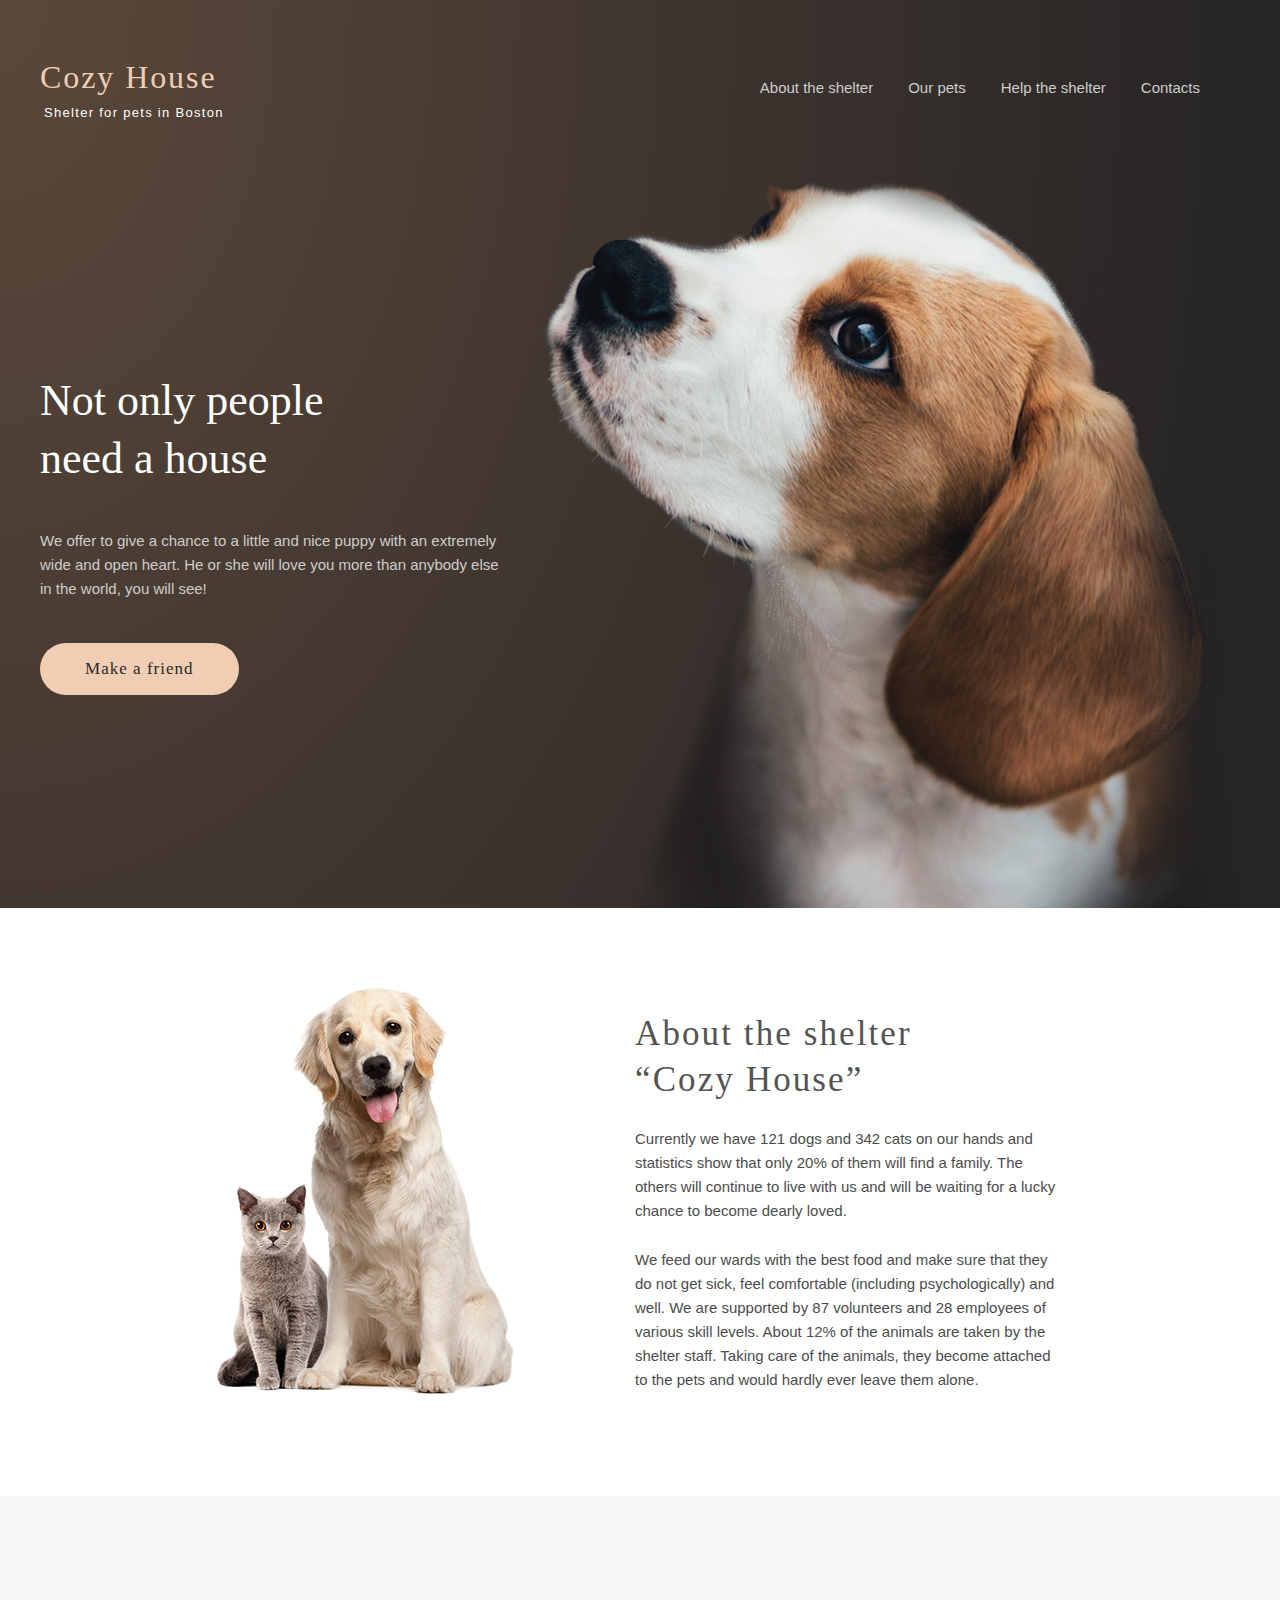
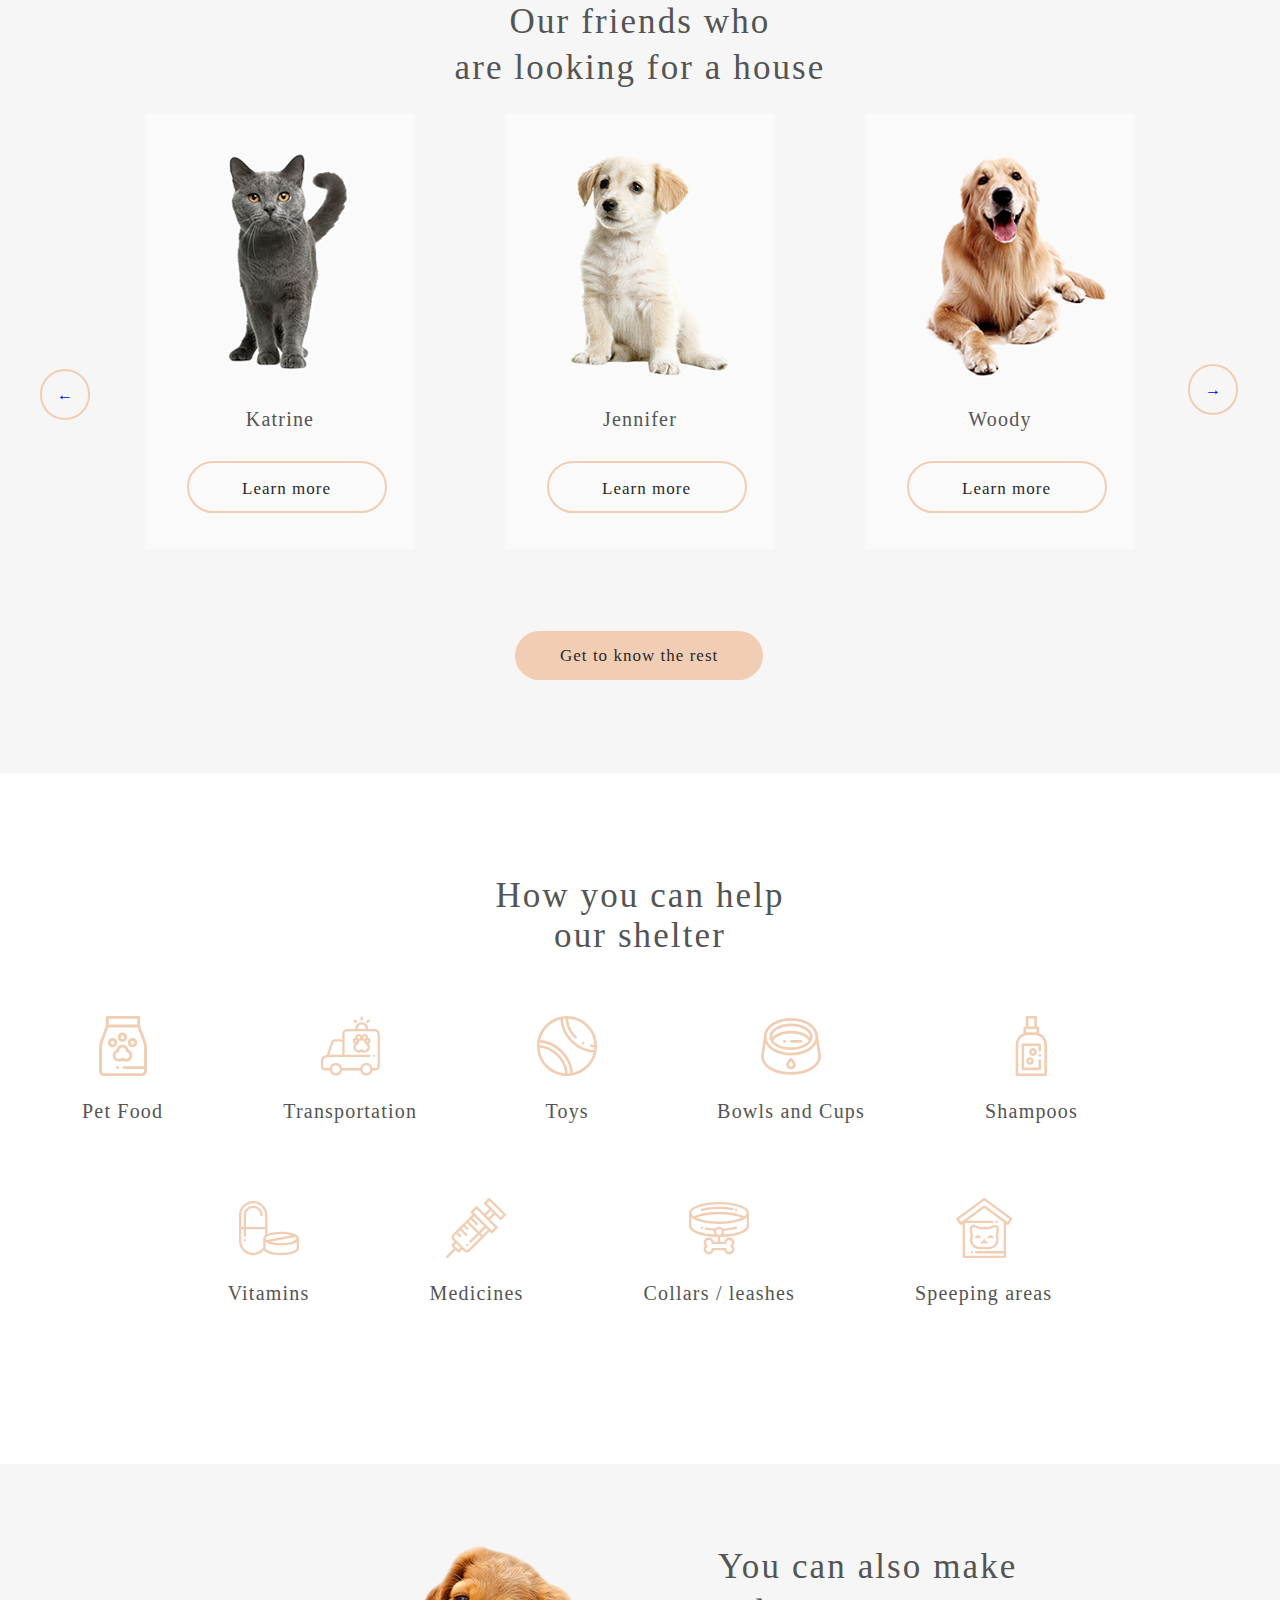
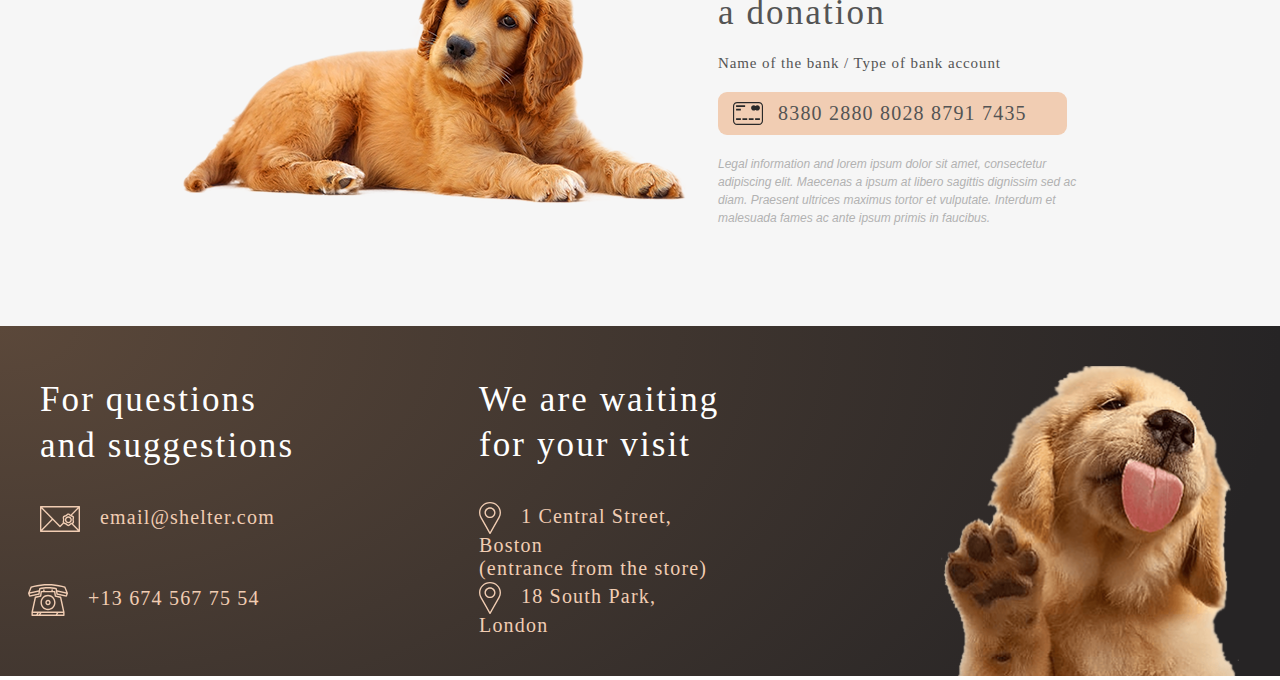
<file: shelter/main/index.html>
<!DOCTYPE html>
<html lang="en">
<head>
    <meta charset="UTF-8">
    <link rel="stylesheet" href="style.css">
    <meta name="viewport" content="width=device-width, initial-scale=1, maximum-scale=1">
    <title>Shelter</title>
</head>
<body>
    <header class="">
        <div class="header">
            <div class="container-header">
            <div class="header__logo__nav">
                <div class="header__logo">
                    <h1>Cozy House</h1>
                    <p>Shelter for pets in Boston</p>
                </div>
                <nav class="header__nav">
                    <label for="burger" id="burger">&#9776;</label>
                    <ul class="header__list">
                        <li class="header__item">
                            <a href="../main/index.html" class="header__link">About the shelter</a>
                        </li>
                        <li class="header__item">
                            <a href="../our-pets/index.html" class="header__link">Our pets</a>
                        </li>
                        <li class="header__item">
                            <a href="#helpshelter" class="header__link">Help the shelter</a>
                        </li>
                        <li class="header__item">
                            <a href="#contacts" class="header__link">Contacts</a>
                        </li>
                    </ul>
                </nav>
                </nav>
            </div>
        </div>
        </div>

    </header>
    <main class="main">
        <section class="startscreen">
            <div class="wrapper">
                <h1 class="intro__title">Not only people need a house</h1>
                <p class="intro__subtitle">We offer to give a chance to a little and nice puppy with an extremely wide and open heart. He or she will love you more than anybody else in the world, you will see!</p>


            </div>
            <a href="#contacts" class="intro__button">Make a friend</a>
            <div class="main__img"><img src="images/start-screen-puppy.png" class="puppy_img"></div>
        </section>
        <div class="main__abshelter_section">
            <div class="main__abshelter">
                <h1 class="abshelter__title">About the shelter “Cozy House”</h1>
                <p class="abshelter__subtitle1">Currently we have 121 dogs and 342 cats on our hands and statistics show that only 20% of them will find a family. The others will continue to live with us and will be waiting for a lucky chance to become dearly loved.</p>
                <p class="abshelter__subtitle2">We feed our wards with the best food and make sure that they do not get sick, feel comfortable (including psychologically) and well. We are supported by 87 volunteers and 28 employees of various skill levels. About 12% of the animals are taken by the shelter staff. Taking care of the animals, they become attached to the pets and would hardly ever leave them alone.</p>
                <div class="abshelter__img"><img src="images/about-pets.png" alt=""></div>
            </div>
        </div>
        <div class="main__ourfriends_section">
            <div class="main__ourfriends">
                <h1 class="ourfriends__title">Our friends who <br>
                    are looking for a house
                </h1>
                <div class="ourfriends__cards" id="ourfriends">
                    <li>


                        <img src="images/pets-katrine.png" alt="pets-katrine">
                        <p class="pet-name">Katrine</p>
                        <a href="#!" class="pets-btn">Learn more</a>
                    </li>
                    <li>
                        <img src="images/pets-jennifer.png" alt="pets-jennifer">
                        <p class="pet-name">Jennifer</p>
                        <a href="#!" class="pets-btn">Learn more</a>
                    </li>
                        <li>
                            <img src="images/pets-woody.png" alt="pets-woody">
                            <p class="pet-name">Woody</p>
                            <a href="#!" class="pets-btn">Learn more</a>
                        </li>

                </div>
                <div class="ourfriends__btnl">
                    <a href="#!" class="btn_left">&larr;</a>
                </div>
                <div class="ourfriends__btnr"><a href="#!" class="btn_right">&rarr;</a>
                </div>
                <div class="ourfriends__btnd">
                    <a href="../our-pets/index.html" class="btn_down">Get to know the rest</a>
                </div>
            </div>
        </div>

        <div class="main__help" id="helpshelter">
            <h1 class="help__title">
                How you can help <br>our shelter
            </h1>
            <div class="main__flexhelp">
                <div class="box-1"><img src="images/icon-pet-food.svg" alt=""><p class="">Pet Food</p></div>
                <div class="box-2"><img src="images/icon-transportation.svg" alt=""><p class="">Transportation</p></div>
                <div class="box-3"><img src="images/icon-toys.svg" alt=""><p class="">Toys</p></div>
                <div class="box-4"><img src="images/icon-bowls-and-cups.svg" alt=""><p class="">Bowls and Cups</p></div>
                <div class="box-5"><img src="images/icon-shampoos.svg" alt=""><p class="">Shampoos</p></div>
                <div class="box-2"><img src="images/icon-vitamins.svg" alt=""><p class="">Vitamins</p></div>
                <div class="box-3"><img src="images/icon-medicines.svg" alt=""><p class="">Medicines</p></div>
                <div class="box-4"><img src="images/icon-collars-leashes.svg" alt=""><p class="">Collars / leashes</p></div>
                <div class="box-5"><img src="images/icon-sleeping-area.svg" alt=""><p class="">Speeping areas</p></div>
            </div>
        </div>
        <div class="main__donation_section">
            <div class="main__donation">
                <div class="main__donation_img_title">
                    <img src="images/donation-dog.png" alt="dog">
                    <h1 class="main__donation__title">You can also make a donation</h1>
                    <p class="main__donation__subtitle">Name of the bank / Type of bank account</p>

                    <a href="https://www.google.com/" class="btn__donation"><img src="images/credit-card.svg" alt=""> 8380 2880 8028 8791 7435</a>

                    <p class="donation__subsubtitle">Legal information and lorem ipsum dolor sit amet, consectetur adipiscing elit. Maecenas a ipsum at libero sagittis dignissim sed ac diam. Praesent ultrices maximus tortor et vulputate. Interdum et malesuada fames ac ante ipsum primis in faucibus.</p>
                </div>
            </div>
        </div>

    </main>
    <footer class="main__footer_section" id="contacts">
        <div class="footer">
            <div class="footer__questions">
                <p>For questions<br> and suggestions</p>
                <a href="mailto: gmail@gmail.com" class=""><img src="images/icon-email.svg" alt="phone">email@shelter.com</a>
                <a href="tel:+79119112233" class="phone"><img src="images/icon-phone.svg" alt="phone">+13 674 567 75 54</a>
            </div>
            <div class="footer__geolocation">
                <h3 class="footer__geolocation__title">We are waiting<br> for your visit</h3>
                <a href="https://www.google.com/maps/place/%D0%9D%D0%B8%D1%86%D1%86%D0%B0,+%D0%A4%D1%80%D0%B0%D0%BD%D1%86%D0%B8%D1%8F/@43.7031739,7.1827724,12z/data=!3m1!4b1!4m5!3m4!1s0x12cdd0106a852d31:0x40819a5fd979a70!8m2!3d43.7100752!4d7.2619629?hl=ru" class=""><img src="images/icon-marker.svg" alt="">1 Central Street, Boston <br>(entrance from the store)</a>
                <a href="https://www.google.com/maps/place/%D0%9D%D0%B8%D1%86%D1%86%D0%B0,+%D0%A4%D1%80%D0%B0%D0%BD%D1%86%D0%B8%D1%8F/@43.7031739,7.1827724,12z/data=!3m1!4b1!4m5!3m4!1s0x12cdd0106a852d31:0x40819a5fd979a70!8m2!3d43.7100752!4d7.2619629?hl=ru" class="london"><img src="images/icon-marker.svg" alt="">18 South Park, London </a>
            </div>
            <div class="footer__puppy">
                <img src="images/footer-puppy.png" alt="puppy">
            </div>
        </div>
    </footer>
</body>
</html>
</file>
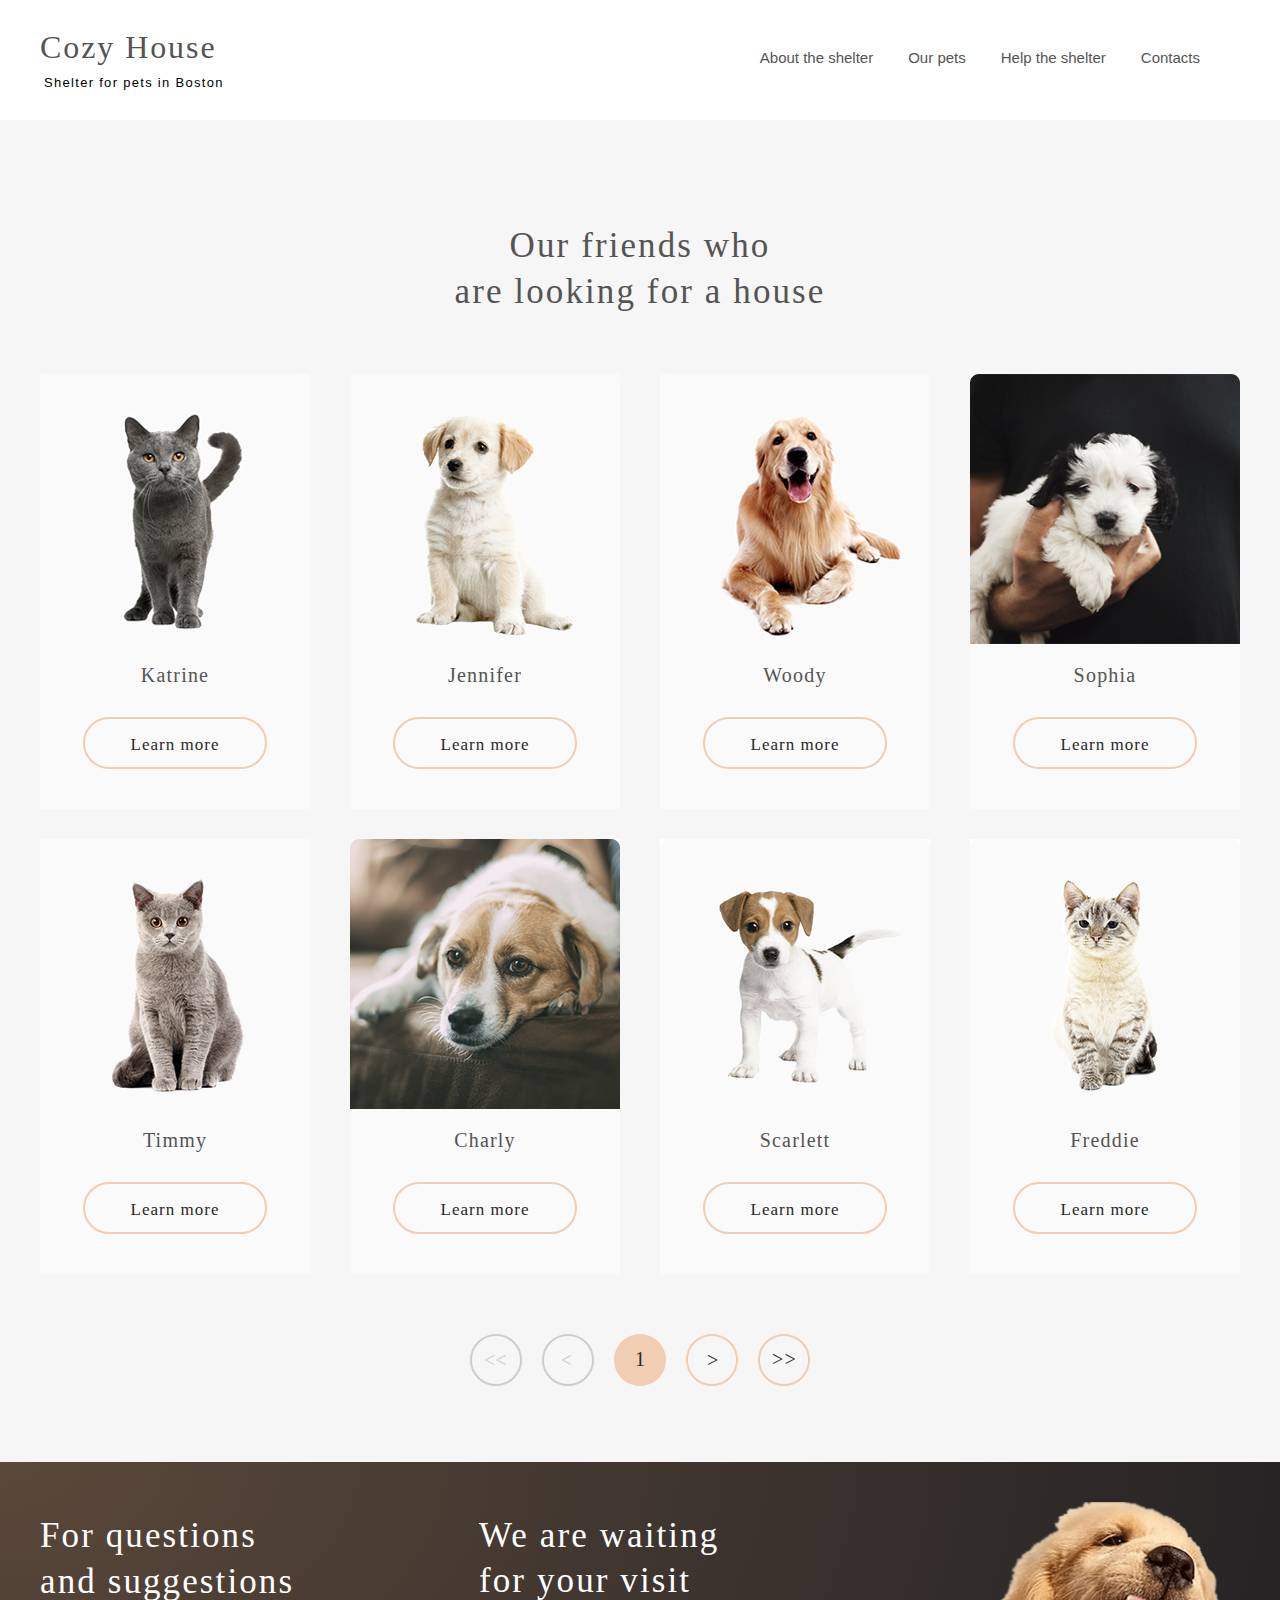
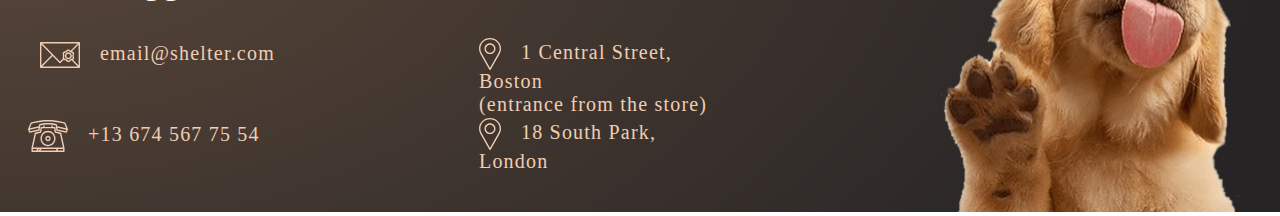
<file: shelter/our-pets/index.html>
<!DOCTYPE html>
<html lang="en">
<head>
    <meta charset="UTF-8">
    <link rel="stylesheet" href="style.css">
    <title>Our Pets</title>
</head>
<body>
    <header class="header">
        <div class="container-header">
            <div class="header__logo__nav">
                <div class="header__logo">
                    <h1>Cozy House</h1>
                    <p>Shelter for pets in Boston</p>
                </div>
                <nav class="header__nav">
                    <label for="burger" id="burger">&#9776;</label>
                    <ul class="header__list">
                        <li class="header__item">
                            <a href="../main/index.html" class="header__link">About the shelter</a>
                        </li>
                        <li class="header__item">
                            <a href="../our-pets/index.html" class="header__link">Our pets</a>
                        </li>
                        <li class="header__item">
                            <a href="../main/index.html#helpshelter" class="header__link">Help the shelter</a>
                        </li>
                        <li class="header__item">
                            <a href="#contacts" class="header__link">Contacts</a>
                        </li>
                    </ul>
                </nav>
                </nav>
            </div>
        </div>
    </header>
    <main class="main">
        <div class="main__ourfriends">
            <h1 class="ourfriends__title">Our friends who <br>
                are looking for a house
            </h1>
                <div class="ourfriends__flex">
                    <div class="ourfriends__cards">
                        <img src="images/pets-katrine.png" alt="pets-katrine">
                        <p class="pet-name">Katrine</p>
                        <a href="#!" class="pets-btn">Learn more</a>
                    </div>

                    <div class="ourfriends__cards">
                        <img src="images/pets-jennifer.png" alt="pets-jennifer">
                        <p class="pet-name">Jennifer</p>
                        <a href="#!" class="pets-btn">Learn more</a>
                    </div>
                    <div class="ourfriends__cards">
                        <img src="images/pets-woody.png" alt="pets-woody">
                        <p class="pet-name">Woody</p>
                        <a href="#!" class="pets-btn">Learn more</a>
                    </div>
                    <div class="ourfriends__cards" style="margin-right: 0;">
                        <img src="images/pets-sophia.png" alt="pets-woody">
                        <p class="pet-name">Sophia</p>
                        <a href="#!" class="pets-btn">Learn more</a>
                    </div>
                    <div class="ourfriends__cards">
                        <img src="images/pets-timmy.png" alt="pets-woody">
                        <p class="pet-name">Timmy</p>
                        <a href="#!" class="pets-btn">Learn more</a>
                    </div>
                    <div class="ourfriends__cards" >
                        <img src="images/pets-charly.jpg" alt="pets-woody">
                        <p class="pet-name">Charly</p>
                        <a href="#!" class="pets-btn">Learn more</a>
                    </div>
                    <div class="ourfriends__cards">
                        <img src="images/pets-scarlett.jpg" alt="pets-woody">
                        <p class="pet-name">Scarlett</p>
                        <a href="#!" class="pets-btn">Learn more</a>
                    </div>
                    <div class="ourfriends__cards" style="margin-right: 0;">
                        <img src="images/pets-freddie.jpg" alt="pets-woody">
                        <p class="pet-name">Freddie</p>
                        <a href="#!" class="pets-btn">Learn more</a>
                    </div>
            <div class="ourfriends__btns">
                <div class="btns__down">
                    <a href="#!" class="btns__left"><<</a>
                    <a href="#!" class="btns__left"><</a>
                    <a href="#!" class="btns__center">1</a>
                    <a href="#!" class="btns__right">></a>
                    <a href="#!" class="btns__right2">>></a>
                </div>

            </div>

         </div>
    </main>
    <footer class="main__footer_section" id="contacts">
        <div class="footer">
            <div class="footer__questions">
                <p>For questions<br> and suggestions</p>
                <a href="mailto: gmail@gmail.com" class=""><img src="images/icon-email.svg" alt="phone">email@shelter.com</a>
                <a href="tel:+79119112233" class="phone"><img src="images/icon-phone.svg" alt="phone">+13 674 567 75 54</a>
            </div>
            <div class="footer__geolocation">
                <h3 class="footer__geolocation__title">We are waiting<br> for your visit</h3>
                <a href="https://www.google.com/maps/place/%D0%9D%D0%B8%D1%86%D1%86%D0%B0,+%D0%A4%D1%80%D0%B0%D0%BD%D1%86%D0%B8%D1%8F/@43.7031739,7.1827724,12z/data=!3m1!4b1!4m5!3m4!1s0x12cdd0106a852d31:0x40819a5fd979a70!8m2!3d43.7100752!4d7.2619629?hl=ru" class=""><img src="images/icon-marker.svg" alt="">1 Central Street, Boston <br>(entrance from the store)</a>
                <a href="https://www.google.com/maps/place/%D0%9D%D0%B8%D1%86%D1%86%D0%B0,+%D0%A4%D1%80%D0%B0%D0%BD%D1%86%D0%B8%D1%8F/@43.7031739,7.1827724,12z/data=!3m1!4b1!4m5!3m4!1s0x12cdd0106a852d31:0x40819a5fd979a70!8m2!3d43.7100752!4d7.2619629?hl=ru" class="london"><img src="images/icon-marker.svg" alt="">18 South Park, London </a>
            </div>
            <div class="footer__puppy">
                <img src="images/footer-puppy.png" alt="puppy">
            </div>
        </div>
    </footer>
</body>
</html>
</file>
<file: shelter/main/style.css>
@charset "UTF-8";
.container-header {
  padding: 0;
  margin: 0 auto;
  font-family: Arial;
  padding-left: 40px;
  padding-right: 40px;
  padding-top: 60px;
  width: 100%;
  max-width: 1200px;
}

#burger {
  display: none;
}

.header__logo {
  width: 186px;
  height: 35px;
  padding-left: 0px;
  padding-top: 0;
}

.header__logo h1 {
  font-family: Georgia;
  font-style: normal;
  font-weight: 400;
  font-size: 32px;
  line-height: 110%;
  color: #F1CDB3;
  letter-spacing: 6%;
  -webkit-box-align: center;
      -ms-flex-align: center;
          align-items: center;
  letter-spacing: 0.06em;
  margin: 0;
}

.header__logo p {
  padding-left: 4px;
  padding-top: 10px;
  margin: 0;
  font-family: Arial, Helvetica, sans-serif;
  font-style: normal;
  font-weight: 400;
  font-size: 13px;
  line-height: 15px;
  /* identical to box height */
  display: -webkit-box;
  display: -ms-flexbox;
  display: flex;
  -webkit-box-align: center;
      -ms-flex-align: center;
          align-items: center;
  letter-spacing: 0.1em;
  /* color-light-xl */
  color: #FFFFFF;
}

.header__logo__nav {
  height: 60px;
  display: -webkit-box;
  display: -ms-flexbox;
  display: flex;
  -ms-flex-wrap: wrap;
      flex-wrap: wrap;
  -webkit-box-align: start;
      -ms-flex-align: start;
          align-items: flex-start;
  -webkit-box-pack: justify;
      -ms-flex-pack: justify;
          justify-content: space-between;
}

.header__list {
  display: -webkit-box;
  display: -ms-flexbox;
  display: flex;
  -ms-flex-wrap: wrap;
      flex-wrap: wrap;
}

.header__item {
  margin-right: 35px;
}

.header__item:last-child {
  margin-right: 40px;
}

.header__link {
  font-family: 'Arial';
  font-style: normal;
  font-weight: 400;
  font-size: 15px;
  line-height: 160%;
  color: #CDCDCD;
  text-decoration: none;
  -webkit-transition: color .3s linear;
  transition: color .3s linear;
  position: relative;
}

.header__link:after {
  content: "";
  display: block;
  width: 100%;
  opacity: 0;
  height: 3px;
  background-color: #F1CDB3;
  position: absolute;
  -webkit-transition: opacity .2s linear;
  transition: opacity .2s linear;
}

.header__link:hover {
  color: #FAFAFA;
}

.header__link:hover:after {
  display: block;
  opacity: 1;
}

li {
  list-style-type: none;
  /* Убираем маркеры */
}

.startscreen {
  height: 565px;
  margin: 0 auto;
  max-width: 1280px;
  background: radial-gradient(100% 215.42% at 0% 0%, #5B483A 0%, #262425 100%);
  padding-top: 343px;
  padding-left: 40px;
}

.header {
  position: absolute;
  top: 0;
  left: 0;
  z-index: 1000;
  width: 100%;
}

body {
  margin: 0;
  overflow-x: hidden;
  overflow-y: 5px;
}

.intro__title {
  font-family: 'Georgia';
  font-style: normal;
  font-weight: 400;
  font-size: 44px;
  line-height: 130%;
  color: #FFFFFF;
  max-width: 314px;
  margin-bottom: 42px;
}

.intro__subtitle {
  max-width: 460px;
  font-family: 'Arial';
  font-style: normal;
  font-weight: 400;
  font-size: 15px;
  line-height: 160%;
  color: #CDCDCD;
  margin-bottom: 42px;
}

.intro__button {
  display: inline-block;
  padding: 15px 45px 15px 45px;
  font-family: 'Georgia';
  font-style: normal;
  font-weight: 400;
  font-size: 17px;
  line-height: 130%;
  background: #F1CDB3;
  letter-spacing: 0.06em;
  border-radius: 100px;
  text-decoration: none;
  color: #292929;
}

.intro__button:hover {
  -webkit-transition: .2s linear;
  transition: .2s linear;
  background-color: #F1CDB3;
}

.main__img {
  position: absolute;
  width: 698px;
  height: 728px;
  padding-left: 502px;
  top: 180px;
  padding-right: 40px;
}

.main__abshelter {
  padding: 0;
  margin: 0 auto;
  padding-left: 40px;
  padding-right: 40px;
  padding-top: 80px;
  width: 100%;
  max-width: 1200px;
  height: 508px;
}

.abshelter__title {
  padding-left: 595px;
  font-family: 'Georgia';
  font-style: normal;
  font-weight: 400;
  font-size: 35px;
  line-height: 130%;
  letter-spacing: 0.06em;
  color: #545454;
  max-width: 370px;
  margin-bottom: 25px;
}

.abshelter__subtitle1 {
  font-family: 'Arial';
  font-style: normal;
  font-weight: 400;
  font-size: 15px;
  line-height: 160%;
  color: #4C4C4C;
  padding-left: 595px;
  max-width: 430px;
  margin-bottom: 25px;
}

.abshelter__subtitle2 {
  font-family: 'Arial';
  font-style: normal;
  font-weight: 400;
  font-size: 15px;
  line-height: 160%;
  color: #4C4C4C;
  padding-left: 595px;
  max-width: 430px;
}

.abshelter__img {
  position: relative;
  bottom: 420px;
  left: 175px;
}

.main__ourfriends_section {
  background-color: #F6F6F6;
}

.main__donation_section {
  background-color: #F6F6F6;
}

.main__ourfriends {
  padding: 0;
  margin: 0 auto;
  padding: 80px 40px 100px 40px;
  width: 100%;
  max-width: 1200px;
  height: 697px;
  background-color: #F6F6F6;
}

.ourfriends__title {
  text-align: center;
  font-family: 'Georgia';
  font-style: normal;
  font-weight: 400;
  font-size: 35px;
  line-height: 130%;
  letter-spacing: 0.06em;
  color: #545454;
}

.ourfriends__cards {
  background-color: #FAFAFA;
  margin-left: 105px;
  max-width: 270px;
  height: 435px;
  display: -webkit-box;
  display: -ms-flexbox;
  display: flex;
  -webkit-box-orient: vertical;
  -webkit-box-direction: normal;
      -ms-flex-direction: column;
          flex-direction: column;
  -ms-flex-wrap: wrap;
      flex-wrap: wrap;
  margin-right: 90px;
  -webkit-box-align: center;
      -ms-flex-align: center;
          align-items: center;
  margin-bottom: 60px;
}

.ourfriends__cards .pet-name {
  font-family: 'Georgia';
  font-style: normal;
  font-weight: 400;
  font-size: 20px;
  line-height: 23px;
  color: #545454;
  letter-spacing: 0.06em;
  margin-bottom: 30px;
}

.pets-btn {
  display: -webkit-box;
  display: -ms-flexbox;
  display: flex;
  background-color: #FAFAFA;
  -webkit-box-orient: vertical;
  -webkit-box-direction: normal;
      -ms-flex-direction: column;
          flex-direction: column;
  text-align: center;
  padding: 15px 45px;
  max-width: 200px;
  height: 52px;
  border: 2px solid #F1CDB3;
  border-radius: 100px;
  -webkit-box-sizing: border-box;
          box-sizing: border-box;
  font-family: 'Georgia';
  font-style: normal;
  font-weight: 400;
  font-size: 17px;
  line-height: 130%;
  letter-spacing: 0.06em;
  margin-left: 41.5px;
  text-decoration: none;
  color: #292929;
}

.ourfriends__cards li {
  margin-left: 90px;
  text-align: center;
  margin-right: 0;
  background-color: #FAFAFA;
  height: 435px;
}

.ourfriends__cards li:hover {
  background-color: #CDCDCD;
  -webkit-transition: .2s linear;
  transition: .2s linear;
}

.ourfriends__cards li:hover .pets-btn:hover {
  -webkit-transition: .2s linear;
  transition: .2s linear;
  background-color: #F1CDB3;
}

.ourfriends__cards li:first-child {
  margin-left: 0;
}

.ourfriends__btnl {
  position: relative;
  bottom: 223px;
}

.btn_left {
  max-width: 52px;
  height: 52px;
  border: 2px solid #F1CDB3;
  -webkit-box-sizing: border-box;
          box-sizing: border-box;
  border-radius: 100px;
  padding: 15px 15px 15px 15px;
  text-decoration: none;
}

.ourfriends__btnr {
  position: relative;
  bottom: 246px;
  left: 1148px;
}

.btn_right {
  max-width: 52px;
  height: 52px;
  border: 2px solid #F1CDB3;
  -webkit-box-sizing: border-box;
          box-sizing: border-box;
  border-radius: 100px;
  padding: 15px 15px 15px 15px;
  text-decoration: none;
}

.ourfriends__btnd {
  padding-left: 475px;
}

.btn_down {
  border-radius: 100px;
  background: #F1CDB3;
  padding: 15px 45px 15px 45px;
  max-width: 261px;
  height: 52px;
  font-family: 'Georgia';
  font-style: normal;
  font-weight: 400;
  font-size: 17px;
  line-height: 130%;
  letter-spacing: 0.06em;
  color: #292929;
  text-decoration: none;
}

.btn_down:hover {
  background: #f7bf97;
  -webkit-transition: .2s linear;
  transition: .2s linear;
}

.main__help {
  padding: 0;
  margin: 0 auto;
  padding: 80px 40px 100px 40px;
  max-width: 1200px;
  height: 511px;
}

.help__title {
  text-align: center;
  font-family: 'Georgia';
  font-style: normal;
  font-weight: 400;
  font-size: 35px;
  letter-spacing: 0.06em;
  color: #545454;
  margin-bottom: 60px;
}

.main__flexhelp {
  -webkit-box-align: center;
      -ms-flex-align: center;
          align-items: center;
  display: -webkit-box;
  display: -ms-flexbox;
  display: flex;
  -webkit-box-pack: center;
      -ms-flex-pack: center;
          justify-content: center;
  -ms-flex-wrap: wrap;
      flex-wrap: wrap;
  align-items: center;
  text-align: center;
  margin-bottom: 55px;
}

.main__flexhelp div {
  padding-right: 120px;
  margin-bottom: 55px;
}

.main__flexhelp div:last-child {
  padding-right: 0px;
}

.main__flexhelp p {
  font-family: 'Georgia';
  font-style: normal;
  font-weight: 400;
  font-size: 20px;
  line-height: 115%;
  -webkit-box-align: center;
      -ms-flex-align: center;
          align-items: center;
  text-align: center;
  letter-spacing: 0.06em;
  color: #545454;
}

.main__flexhelp img {
  width: 60px;
  height: 60px;
}

.main__donation {
  padding: 0;
  margin: 0 auto;
  width: 100%;
  max-width: 1280px;
  height: 462px;
  background-color: #F6F6F6;
}

.main__donation_img_title {
  padding: 80px 182px 100px 183px;
  background-color: #F6F6F6;
}

.main__donation_img_title img {
  margin-right: 30px;
  position: absolute;
  width: 505px;
  height: 261px;
}

.main__donation__title {
  padding-left: 535px;
  max-width: 300px;
  font-family: 'Georgia';
  font-style: normal;
  font-weight: 400;
  font-size: 35px;
  line-height: 130%;
  -webkit-box-align: center;
      -ms-flex-align: center;
          align-items: center;
  letter-spacing: 0.06em;
  color: #545454;
  margin-top: 0;
  margin-bottom: 20px;
}

.main__donation__subtitle {
  padding-left: 535px;
  font-family: 'Georgia';
  font-style: normal;
  font-weight: 400;
  font-size: 15px;
  line-height: 110%;
  letter-spacing: 0.06em;
  color: #545454;
  margin-bottom: 20px;
}

.btn__donation {
  margin-left: 535px;
  display: inline-block;
  padding: 10px 0px 10px 15px;
  font-family: 'Georgia';
  font-style: normal;
  font-weight: 400;
  font-size: 20px;
  line-height: 115%;
  background: #F1CDB3;
  letter-spacing: 0.06em;
  border-radius: 9px;
  text-decoration: none;
  color: #545454;
  max-width: 334px;
  display: -webkit-box;
  display: -ms-flexbox;
  display: flex;
  -webkit-box-align: center;
      -ms-flex-align: center;
          align-items: center;
  margin-bottom: 20px;
}

.btn__donation:hover {
  background: #f7bf97;
  -webkit-transition: .2s linear;
  transition: .2s linear;
}

.btn__donation img {
  width: 30px;
  height: 23px;
  position: relative;
  margin-right: 15px;
}

.donation__subsubtitle {
  margin-left: 535px;
  max-width: 380px;
  font-family: 'Arial';
  font-style: italic;
  font-weight: 400;
  font-size: 12px;
  line-height: 18px;
  color: #B2B2B2;
}

.main__footer_section {
  background: radial-gradient(100% 215.42% at 0% 0%, #5B483A 0%, #262425 100%);
}

.footer {
  padding: 16px 40px 0px 40px;
  margin: 0 auto;
  width: 100%;
  max-width: 1200px;
  height: 334px;
  background-size: cover;
  background-repeat: no-repeat;
  background-position: center;
}

.footer__questions {
  position: absolute;
  font-family: 'Georgia';
  font-style: normal;
  font-weight: 400;
  font-size: 35px;
  line-height: 130%;
  letter-spacing: 0.06em;
  color: #FFFFFF;
  margin-bottom: 40px;
}

.footer__questions a {
  position: absolute;
  font-family: 'Georgia';
  font-style: normal;
  font-weight: 400;
  font-size: 20px;
  line-height: 115%;
  /* identical to box height, or 23px */
  text-decoration: none;
  color: #F1CDB3;
  letter-spacing: 0.06em;
  margin-bottom: 40px;
}

.footer__questions img {
  width: 40px;
  height: 32px;
  margin-right: 20px;
  vertical-align: middle;
}

.phone {
  margin-top: 40px;
  position: absolute;
  width: 250px;
  height: 32px;
  left: calc(50% - 40px/2 - 119px);
  top: 202px;
}

.footer__geolocation {
  padding-left: 439px;
  position: absolute;
  max-width: 302px;
}

.footer__geolocation__title {
  font-family: 'Georgia';
  font-style: normal;
  font-weight: 400;
  font-size: 35px;
  line-height: 45px;
  letter-spacing: 0.06em;
  color: #FFFFFF;
}

.footer__geolocation img {
  width: 22px;
  height: 32px;
  margin-right: 20px;
  vertical-align: middle;
}

.footer__geolocation a {
  position: absolute;
  font-family: 'Georgia';
  font-style: normal;
  font-weight: 400;
  font-size: 20px;
  line-height: 115%;
  /* identical to box height, or 23px */
  text-decoration: none;
  color: #F1CDB3;
  letter-spacing: 0.06em;
  margin-bottom: 40px;
}

.london {
  margin-top: 80px;
}

.footer__puppy {
  padding-left: 900px;
  padding-top: 24px;
}

@media (max-width: 1267px) {
  .container-header {
    padding: 30px 30px 0px 30px;
  }
  .startscreen {
    padding-top: 113px;
    padding-left: 154px;
    width: 100%;
    height: 1052px;
    background: radial-gradient(100% 215.42% at 0% 0%, #5B483A 0%, #262425 100%);
  }
  .puppy_img {
    width: 593px;
    height: 593px;
  }
  .main__img {
    width: 593px;
    height: 593px;
    padding-left: 0px;
    top: 572px;
  }
  .startscreen a {
    margin-left: 126px;
  }
  .abshelter__title {
    padding-left: 129px;
  }
  .abshelter__subtitle1 {
    padding-left: 129px;
  }
  .abshelter__subtitle2 {
    padding-left: 129px;
  }
  .main__abshelter {
    height: 988px;
    padding-top: 57px;
  }
  .header__nav {
    padding-right: 22px;
  }
  .abshelter__img {
    position: relative;
    bottom: 0px;
    left: 194px;
    top: 63px;
  }
  .ourfriends__cards li:last-child {
    display: none;
  }
  .main__ourfriends {
    margin: 0 auto;
    padding: 80px 30px 100px 30px;
    height: 697px;
    background-color: #F6F6F6;
  }
  .ourfriends__title {
    margin-bottom: 60px;
    padding-right: 43px;
    margin-top: 4px;
  }
  .ourfriends__cards {
    margin-left: 64px;
    margin-bottom: 35px;
  }
  .ourfriends__cards li {
    margin-left: 40px;
  }
  .ourfriends__btnl {
    bottom: 264px;
  }
  .ourfriends__btnr {
    left: 656px;
    bottom: 283px;
  }
  .ourfriends__btnd {
    padding-left: 224px;
    margin-top: 0px;
  }
  .main__help {
    height: 599px;
  }
  .help__title {
    margin-top: 5px;
    margin-left: 15px;
    margin-bottom: 73px;
  }
  .main__flexhelp {
    padding-left: 50px;
    -ms-flex-pack: distribute;
        justify-content: space-around;
  }
  .main__flexhelp div {
    padding-right: 80px;
    padding-left: 5px;
    margin-bottom: 40px;
  }
  .main__donation {
    height: 783px;
  }
  .main__donation_img_title img {
    margin-top: 345px;
    left: 128px;
  }
  .main__donation__title {
    padding-top: 5px;
    padding-left: 11px;
    margin-bottom: 0px;
  }
  .main__donation__subtitle {
    padding-left: 11px;
  }
  .btn__donation {
    margin-left: 12px;
    height: 23px;
    padding-right: 15px;
    padding-left: 0px;
  }
  .btn__donation img {
    padding-bottom: 0px;
    left: 0px;
    margin: 0 auto;
    width: 30px;
    height: 23px;
    position: relative;
    top: 0px;
    margin-right: 15px;
  }
  .donation__subsubtitle {
    margin-left: 10px;
    max-width: 380px;
  }
  .footer {
    height: 623px;
    padding-top: 0px;
  }
  .footer__questions {
    padding-left: 25px;
  }
  .phone {
    padding-left: 11px;
    margin-top: 32px;
  }
  .footer__questions a {
    margin-bottom: 20px;
  }
  .footer__geolocation {
    padding-left: 363px;
  }
  .footer__puppy {
    padding-left: 195px;
    padding-top: 313px;
  }
}

@media (max-width: 767px) {
  .container-header {
    padding: 30px 53px 0px 10px;
  }
  .startscreen {
    margin-left: 0px;
    padding-top: 129px;
    padding-left: 10px;
    width: 100%;
    height: 692px;
    background: radial-gradient(100% 215.42% at 0% 0%, #5B483A 0%, #262425 100%);
  }
  .intro__subtitle {
    max-width: 300px;
    text-align: center;
  }
  .header__item {
    display: none;
  }
  #burger {
    padding-right: 12px;
    padding-top: 12px;
    display: block;
    width: 30px;
    height: 22px;
    text-align: center;
    -webkit-transform: scale(3, 2);
            transform: scale(3, 2);
    color: #F1CDB3;
  }
  .intro__title {
    font-size: 25px;
    width: 220px;
    padding-left: 43px;
    text-align: center;
    -webkit-box-align: center;
        -ms-flex-align: center;
            align-items: center;
    letter-spacing: 0.06em;
  }
  .puppy_img {
    width: 260px;
    height: 271px;
  }
  .startscreen a {
    margin-left: 46px;
  }
  .main__img {
    padding-left: 40px;
    top: 550px;
    height: 250px;
  }
  .abshelter__title {
    margin-top: 1px;
    padding-left: 25px;
    font-size: 25px;
    max-width: 250px;
    text-align: center;
    -webkit-box-align: center;
        -ms-flex-align: center;
            align-items: center;
  }
  .abshelter__subtitle1 {
    padding-left: 15px;
    width: 270px;
  }
  .abshelter__subtitle2 {
    padding-left: 15px;
    margin-top: 0px;
    width: 270px;
  }
  .main__abshelter {
    height: 932px;
    padding-top: 42px;
    padding-left: 10px;
  }
  .header__nav {
    padding-right: 22px;
  }
  .abshelter__img {
    position: relative;
    bottom: 500px;
    left: 18px;
    top: 22px;
  }
  .abshelter__img img {
    width: 260px;
    height: 354px;
  }
  .ourfriends__cards li:last-child {
    display: none;
  }
  .ourfriends__cards li:nth-child(2) {
    display: none;
  }
  .ourfriends__title {
    font-size: 25px;
    width: 300px;
    margin-bottom: 42px;
  }
  .main__ourfriends {
    padding: 42px 10px 0px 10px;
    height: 749px;
  }
  .ourfriends__cards {
    margin-left: 15px;
    margin-bottom: 35px;
  }
  .ourfriends__btnl {
    bottom: 0px;
    left: 58px;
  }
  .ourfriends__btnr {
    left: 191px;
    bottom: 18px;
  }
  .ourfriends__btnd {
    padding-left: 20px;
    margin-top: 54px;
  }
  .main__help {
    padding: 42px 10px 0px 10px;
    height: 703px;
  }
  .help__title {
    margin-top: 5px;
    margin-left: 15px;
    margin-bottom: 48px;
    font-size: 25px;
  }
  .main__flexhelp {
    padding-left: 0px;
    -webkit-box-pack: justify;
        -ms-flex-pack: justify;
            justify-content: space-between;
  }
  .main__flexhelp div {
    padding-right: 30px;
    padding-left: 25px;
    margin-bottom: 15px;
  }
  .main__flexhelp div:nth-child(2n) {
    padding-right: 0px;
  }
  .main__flexhelp div:nth-child(5) {
    padding-right: 0px;
  }
  .main__flexhelp div:last-child {
    padding-left: 18px;
  }
  .main__flexhelp p {
    font-size: 15px;
  }
  .main__flexhelp img {
    width: 50px;
    height: 50px;
  }
  .main__donation {
    height: 543px;
  }
  .main__donation_img_title img {
    margin-top: 325px;
    width: 260px;
    height: 135px;
    left: 30px;
  }
  .main__donation_img_title {
    padding: 42px 5px 0px 10px;
    margin-right: 0px;
  }
  .main__donation__title {
    width: 220px;
    text-align: center;
    margin-bottom: 0px;
    padding-left: 40px;
    font-size: 25px;
  }
  .main__donation__subtitle {
    padding-top: 0px;
    width: 100%;
    font-family: 'Georgia';
    font-style: normal;
    font-weight: 400;
    font-size: 15px;
    line-height: 160%;
    letter-spacing: 0;
  }
  .btn__donation {
    height: 23px;
    padding-right: 15px;
    padding-left: 5px;
    font-size: 15px;
    border-radius: 9px;
  }
  .btn__donation img {
    padding-bottom: 0px;
    left: 0px;
    margin: 0 auto;
    width: 30px;
    height: 23px;
    position: relative;
    top: 0px;
    left: 0px;
    margin-right: 15px;
  }
  .footer {
    padding: 30px 10px 0px 10px;
    height: 809px;
    padding-top: 0px;
  }
  .footer__questions {
    padding-left: 37px;
    padding-top: 5px;
    font-size: 25px;
    width: 300px;
    margin-bottom: 40px;
  }
  .footer__questions p {
    margin-bottom: 40px;
  }
  .phone {
    padding-left: 7px;
    margin-top: 0px;
  }
  .footer__questions a {
    margin-bottom: 40px;
  }
  .footer__geolocation {
    font-size: 25px;
    padding-top: 248px;
    padding-left: 0px;
  }
  .footer__geolocation a {
    width: 300px;
  }
  .footer__geolocation__title {
    padding-top: 5px;
    font-size: 25px;
    padding-left: 35px;
    line-height: 130%;
    margin-bottom: 45px;
  }
  .footer__puppy {
    padding-left: 0px;
    padding-top: 540px;
  }
  .footer__puppy img {
    width: 260px;
    height: 269px;
  }
}
/*# sourceMappingURL=style.css.map */
</file>
<file: shelter/our-pets/style.css>
@charset "UTF-8";
.container-header {
  padding: 0;
  margin: 0 auto;
  font-family: Arial;
  padding: 30px 40px 30px 40px;
  width: 100%;
  max-width: 1200px;
}

.header__logo {
  width: 186px;
  height: 35px;
  padding-left: 0px;
  padding-top: 0;
}

.header__logo h1 {
  font-family: 'Georgia';
  font-style: normal;
  font-weight: 400;
  font-size: 32px;
  line-height: 110%;
  /* or 35px */
  display: -webkit-box;
  display: -ms-flexbox;
  display: flex;
  -webkit-box-align: center;
      -ms-flex-align: center;
          align-items: center;
  letter-spacing: 0.06em;
  /* color-dark-l */
  color: #545454;
  margin: 0;
}

.header__logo p {
  padding-left: 4px;
  padding-top: 10px;
  margin: 0;
  font-family: 'Arial';
  font-style: normal;
  font-weight: 400;
  font-size: 13px;
  line-height: 15px;
  /* identical to box height */
  display: -webkit-box;
  display: -ms-flexbox;
  display: flex;
  -webkit-box-align: center;
      -ms-flex-align: center;
          align-items: center;
  letter-spacing: 0.1em;
}

.header__logo__nav {
  height: 60px;
  display: -webkit-box;
  display: -ms-flexbox;
  display: flex;
  -ms-flex-wrap: wrap;
      flex-wrap: wrap;
  -webkit-box-align: start;
      -ms-flex-align: start;
          align-items: flex-start;
  -webkit-box-pack: justify;
      -ms-flex-pack: justify;
          justify-content: space-between;
}

.header__list {
  display: -webkit-box;
  display: -ms-flexbox;
  display: flex;
  -ms-flex-wrap: wrap;
      flex-wrap: wrap;
}

#burger {
  display: none;
}

.header__item {
  margin-right: 35px;
}

.header__item:last-child {
  margin-right: 40px;
}

.header__link {
  font-family: 'Arial';
  font-style: normal;
  font-weight: 400;
  font-size: 15px;
  line-height: 160%;
  /* identical to box height, or 24px */
  /* color-dark-l */
  color: #545454;
  text-decoration: none;
  -webkit-transition: color .3s linear;
  transition: color .3s linear;
  position: relative;
}

.header__link:after {
  content: "";
  display: block;
  width: 100%;
  opacity: 0;
  height: 3px;
  background-color: #F1CDB3;
  position: absolute;
  -webkit-transition: opacity .2s linear;
  transition: opacity .2s linear;
}

.header__link:hover {
  color: #292929;
}

.header__link:hover:after {
  display: block;
  opacity: 1;
}

li {
  list-style-type: none;
  /* Убираем маркеры */
}

.main__ourfriends {
  padding: 0;
  margin: 0 auto;
  padding: 80px 40px 100px 40px;
  width: 100%;
  max-width: 1200px;
  height: 1162px;
  background-color: #F6F6F6;
}

.ourfriends__title {
  text-align: center;
  font-family: 'Georgia';
  font-style: normal;
  font-weight: 400;
  font-size: 35px;
  line-height: 130%;
  letter-spacing: 0.06em;
  color: #545454;
  margin-bottom: 60px;
}

.ourfriends__flex {
  display: -webkit-box;
  display: -ms-flexbox;
  display: flex;
  -ms-flex-wrap: wrap;
      flex-wrap: wrap;
}

.ourfriends__cards img {
  width: 270px;
  height: 270px;
}

.ourfriends__cards {
  background-color: #FAFAFA;
  max-width: 270px;
  height: 435px;
  display: -webkit-box;
  display: -ms-flexbox;
  display: flex;
  -webkit-box-orient: vertical;
  -webkit-box-direction: normal;
      -ms-flex-direction: column;
          flex-direction: column;
  -ms-flex-wrap: wrap;
      flex-wrap: wrap;
  margin-right: 40px;
  -webkit-box-align: center;
      -ms-flex-align: center;
          align-items: center;
  margin-bottom: 30px;
}

.ourfriends__cards .pet-name {
  font-family: 'Georgia';
  font-style: normal;
  font-weight: 400;
  font-size: 20px;
  line-height: 23px;
  color: #545454;
  letter-spacing: 0.06em;
  margin-bottom: 30px;
}

.ourfriends__cards .pets-btn {
  display: -webkit-box;
  display: -ms-flexbox;
  display: flex;
  background-color: #FAFAFA;
  -webkit-box-orient: vertical;
  -webkit-box-direction: normal;
      -ms-flex-direction: column;
          flex-direction: column;
  text-align: center;
  padding: 15px 45px;
  max-width: 200px;
  height: 52px;
  border: 2px solid #F1CDB3;
  border-radius: 100px;
  -webkit-box-sizing: border-box;
          box-sizing: border-box;
  font-family: 'Georgia';
  font-style: normal;
  font-weight: 400;
  font-size: 17px;
  line-height: 130%;
  letter-spacing: 0.06em;
  text-decoration: none;
  color: #292929;
}

.ourfriends__cards .pets-btn:hover {
  background-color: #F1CDB3;
}

.ourfriends__cards:hover {
  background-color: #d1d1d1;
}

body {
  margin: 0;
  padding: 0;
  overflow-x: hidden;
}

.ourfriends__btns {
  max-width: 400px;
  margin-left: 430px;
}

.btns__down {
  margin-top: 30px;
  display: -webkit-box;
  display: -ms-flexbox;
  display: flex;
  -ms-flex-wrap: wrap;
      flex-wrap: wrap;
  margin-right: 60px;
}

.btns__down a {
  margin-right: 20px;
}

.btns__down a:last-child {
  margin-right: 0px;
}

.btns__left {
  border: 2px solid #CDCDCD;
  -webkit-box-sizing: border-box;
          box-sizing: border-box;
  border-radius: 100px;
  width: 52px;
  height: 52px;
  text-align: center;
  padding: 13px 15px 15px 12px;
  text-decoration: none;
  color: #CDCDCD;
  font-family: 'Georgia';
  font-style: normal;
  font-weight: 400;
  font-size: 20px;
  line-height: 115%;
}

.btns__center {
  -webkit-box-sizing: border-box;
          box-sizing: border-box;
  width: 52px;
  -webkit-box-align: center;
      -ms-flex-align: center;
          align-items: center;
  height: 52px;
  background: #F1CDB3;
  border-radius: 100px;
  font-family: 'Georgia';
  font-style: normal;
  font-weight: 400;
  font-size: 20px;
  line-height: 115%;
  /* identical to box height, or 23px */
  padding: 14px 22px 15px 21px;
  display: -webkit-box;
  display: -ms-flexbox;
  display: flex;
  align-items: center;
  text-align: center;
  letter-spacing: 0.06em;
  text-decoration: none;
  /* color-dark-3xl */
  color: #292929;
}

.btns__right {
  width: 52px;
  height: 52px;
  border: 2px solid #F1CDB3;
  -webkit-box-sizing: border-box;
          box-sizing: border-box;
  border-radius: 100px;
  font-family: 'Georgia';
  font-style: normal;
  font-weight: 400;
  font-size: 20px;
  line-height: 115%;
  text-align: center;
  letter-spacing: 0.06em;
  text-decoration: none;
  font-family: 'Georgia';
  font-style: normal;
  font-weight: 400;
  font-size: 20px;
  line-height: 115%;
  /* identical to box height, or 23px */
  padding-left: 19px;
  display: -webkit-box;
  display: -ms-flexbox;
  display: flex;
  -webkit-box-align: center;
      -ms-flex-align: center;
          align-items: center;
  letter-spacing: 0.06em;
  /* color-dark-3xl */
  color: #292929;
}

.btns__right:hover {
  background-color: #F1CDB3;
  -webkit-transition: .2s linear;
  transition: .2s linear;
}

.main {
  background-color: #F6F6F6;
}

.btns__right2 {
  width: 52px;
  height: 52px;
  border: 2px solid #F1CDB3;
  -webkit-box-sizing: border-box;
          box-sizing: border-box;
  border-radius: 100px;
  font-family: 'Georgia';
  font-style: normal;
  font-weight: 400;
  font-size: 20px;
  line-height: 115%;
  text-align: center;
  letter-spacing: 0.06em;
  text-decoration: none;
  font-family: 'Georgia';
  font-style: normal;
  font-weight: 400;
  font-size: 20px;
  line-height: 115%;
  /* identical to box height, or 23px */
  padding: 14px 13px 15px 12px;
  display: -webkit-box;
  display: -ms-flexbox;
  display: flex;
  -webkit-box-align: center;
      -ms-flex-align: center;
          align-items: center;
  letter-spacing: 0.06em;
  /* color-dark-3xl */
  color: #292929;
}

.btns__right2:hover {
  background-color: #F1CDB3;
  -webkit-transition: .2s linear;
  transition: .2s linear;
}

.main__footer_section {
  background: radial-gradient(100% 215.42% at 0% 0%, #5B483A 0%, #262425 100%);
}

.footer {
  padding: 16px 40px 0px 40px;
  margin: 0 auto;
  width: 100%;
  max-width: 1200px;
  height: 334px;
  background-size: cover;
  background-repeat: no-repeat;
  background-position: center;
}

.footer__questions {
  position: absolute;
  font-family: 'Georgia';
  font-style: normal;
  font-weight: 400;
  font-size: 35px;
  line-height: 130%;
  letter-spacing: 0.06em;
  color: #FFFFFF;
  margin-bottom: 40px;
}

.footer__questions a {
  position: absolute;
  font-family: 'Georgia';
  font-style: normal;
  font-weight: 400;
  font-size: 20px;
  line-height: 115%;
  /* identical to box height, or 23px */
  text-decoration: none;
  color: #F1CDB3;
  letter-spacing: 0.06em;
  margin-bottom: 40px;
}

.footer__questions img {
  width: 40px;
  height: 32px;
  margin-right: 20px;
  vertical-align: middle;
}

.phone {
  margin-top: 40px;
  position: absolute;
  width: 250px;
  height: 32px;
  left: calc(50% - 40px/2 - 119px);
  top: 202px;
}

.footer__geolocation {
  padding-left: 439px;
  position: absolute;
  max-width: 302px;
}

.footer__geolocation__title {
  font-family: 'Georgia';
  font-style: normal;
  font-weight: 400;
  font-size: 35px;
  line-height: 45px;
  letter-spacing: 0.06em;
  color: #FFFFFF;
}

.footer__geolocation img {
  width: 22px;
  height: 32px;
  margin-right: 20px;
  vertical-align: middle;
}

.footer__geolocation a {
  position: absolute;
  font-family: 'Georgia';
  font-style: normal;
  font-weight: 400;
  font-size: 20px;
  line-height: 115%;
  /* identical to box height, or 23px */
  text-decoration: none;
  color: #F1CDB3;
  letter-spacing: 0.06em;
  margin-bottom: 40px;
}

.london {
  margin-top: 80px;
}

.footer__puppy {
  padding-left: 900px;
  padding-top: 24px;
}

@media (max-width: 1267px) {
  .container-header {
    padding: 30px 30px 30px 30px;
  }
  .header__logo__nav {
    margin-left: 105px;
    -webkit-box-pack: left;
        -ms-flex-pack: left;
            justify-content: left;
  }
  .header__nav {
    margin-left: 40px;
  }
  .ourfriends__title {
    margin-bottom: 26px;
    text-align: center;
    padding-right: 80px;
  }
  .main__ourfriends {
    height: 1573px;
    padding-top: 60px;
  }
  .ourfriends__flex {
    margin-left: 160px;
    width: 600px;
  }
  .ourfriends__cards:nth-child(2n) {
    margin-right: 0px;
  }
  .ourfriends__cards:nth-child(5) {
    margin-bottom: 0px;
  }
  .ourfriends__cards:nth-child(6) {
    margin-bottom: 0px;
  }
  .ourfriends__cards:nth-child(7) {
    display: none;
  }
  .ourfriends__cards:nth-child(8) {
    display: none;
  }
  .ourfriends__btns {
    margin-top: 10px;
    max-width: 400px;
    margin-left: 120px;
  }
  .footer {
    height: 640px;
    padding-top: 0px;
  }
  .footer__questions {
    padding-left: 130px;
  }
  .phone {
    padding-left: 65px;
    margin-top: 32px;
  }
  .footer__questions a {
    margin-bottom: 20px;
  }
  .footer__geolocation {
    padding-left: 473px;
  }
  .footer__puppy {
    padding-left: 300px;
    padding-top: 327px;
  }
}

@media (max-width: 767px) {
  #burger {
    padding-left: 95px;
    display: block;
    width: 30px;
    height: 22px;
    position: absolute;
    top: 60px;
    text-align: center;
    -webkit-transform: scale(3, 2);
            transform: scale(3, 2);
    color: #000000;
    margin-right: 0;
  }
  .container-header {
    margin-bottom: 30px;
    padding: 30px 50px 30px 10px;
  }
  .header__logo {
    padding-top: 10px;
  }
  .header__logo__nav {
    width: 200px;
    margin-left: 0px;
    -webkit-box-pack: left;
        -ms-flex-pack: left;
            justify-content: left;
  }
  .header__list {
    display: none;
  }
  .ourfriends__title {
    font-family: 'Georgia';
    font-style: normal;
    font-weight: 400;
    font-size: 25px;
    line-height: 130%;
    width: 300px;
    letter-spacing: 0.06em;
    margin-bottom: 40px;
  }
  .main__ourfriends {
    padding: 5px 10px 0px 10px;
    height: 1624px;
  }
  .ourfriends__flex {
    margin-left: 13px;
    width: 300px;
  }
  .ourfriends__cards:nth-child(4) {
    display: none;
  }
  .ourfriends__cards:nth-child(5) {
    display: none;
  }
  .ourfriends__cards:nth-child(6) {
    display: none;
  }
  .ourfriends__cards:nth-child(7) {
    display: none;
  }
  .ourfriends__cards:nth-child(8) {
    display: none;
  }
  .ourfriends__btns {
    margin-top: 0px;
    margin-left: 0px;
    margin-right: 0px;
    padding-right: 0px;
  }
  .btns__down {
    margin-top: 0px;
    margin-right: 0px;
  }
  .footer {
    padding: 30px 10px 0px 10px;
    height: 809px;
    padding-top: 0px;
  }
  .footer__questions {
    padding-left: 25px;
    padding-top: 5px;
    font-size: 25px;
    width: 300px;
    margin-bottom: 40px;
  }
  .footer__questions p {
    margin-bottom: 40px;
  }
  .phone {
    padding-left: 7px;
    padding-top: 5px;
    margin-top: 0px;
  }
  .footer__questions a {
    margin-bottom: 40px;
  }
  .footer__questions p {
    padding-left: 10px;
  }
  .footer__geolocation {
    font-size: 25px;
    padding-top: 248px;
    padding-left: 0px;
  }
  .footer__geolocation a {
    width: 300px;
  }
  .footer__geolocation__title {
    padding-top: 5px;
    font-size: 25px;
    padding-left: 35px;
    line-height: 130%;
    margin-bottom: 45px;
  }
  .footer__puppy {
    padding-left: 18px;
    padding-top: 540px;
  }
  .footer__puppy img {
    width: 260px;
    height: 269px;
  }
}
/*# sourceMappingURL=style.css.map */
</file>
